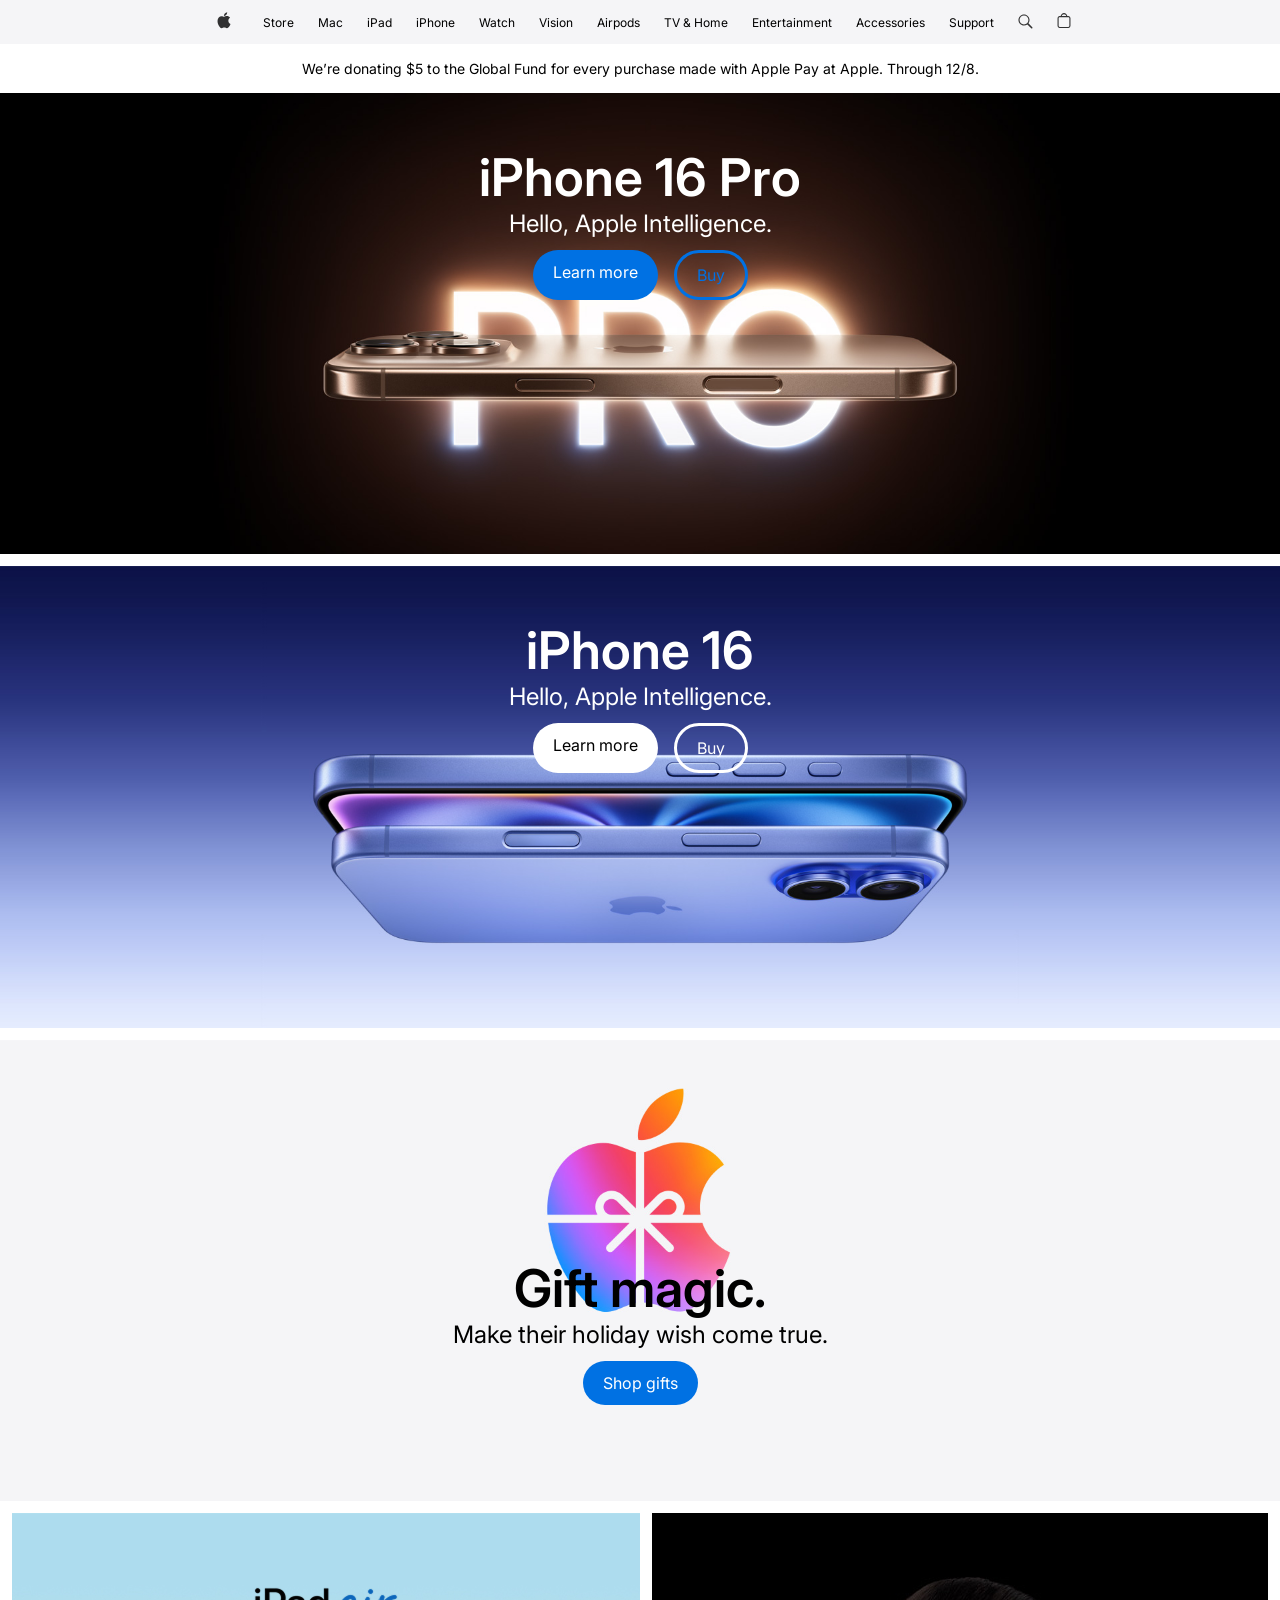
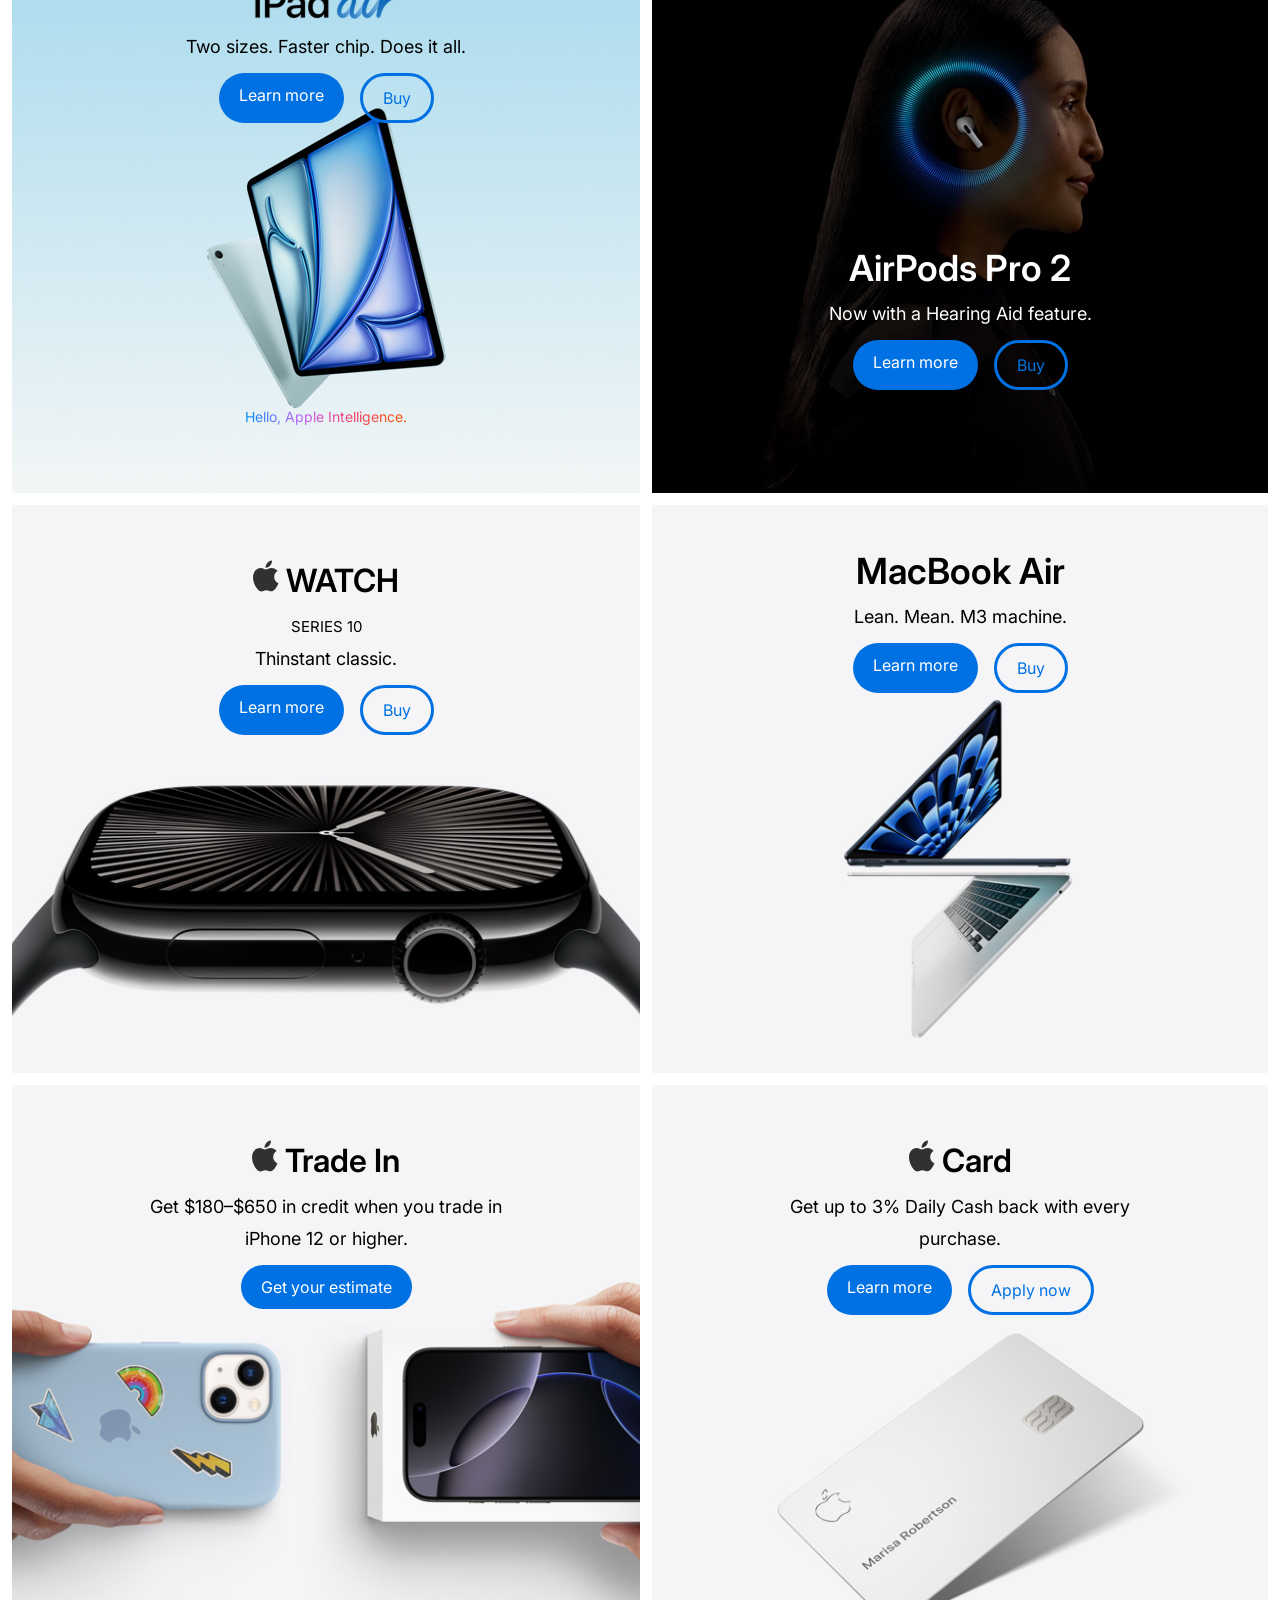
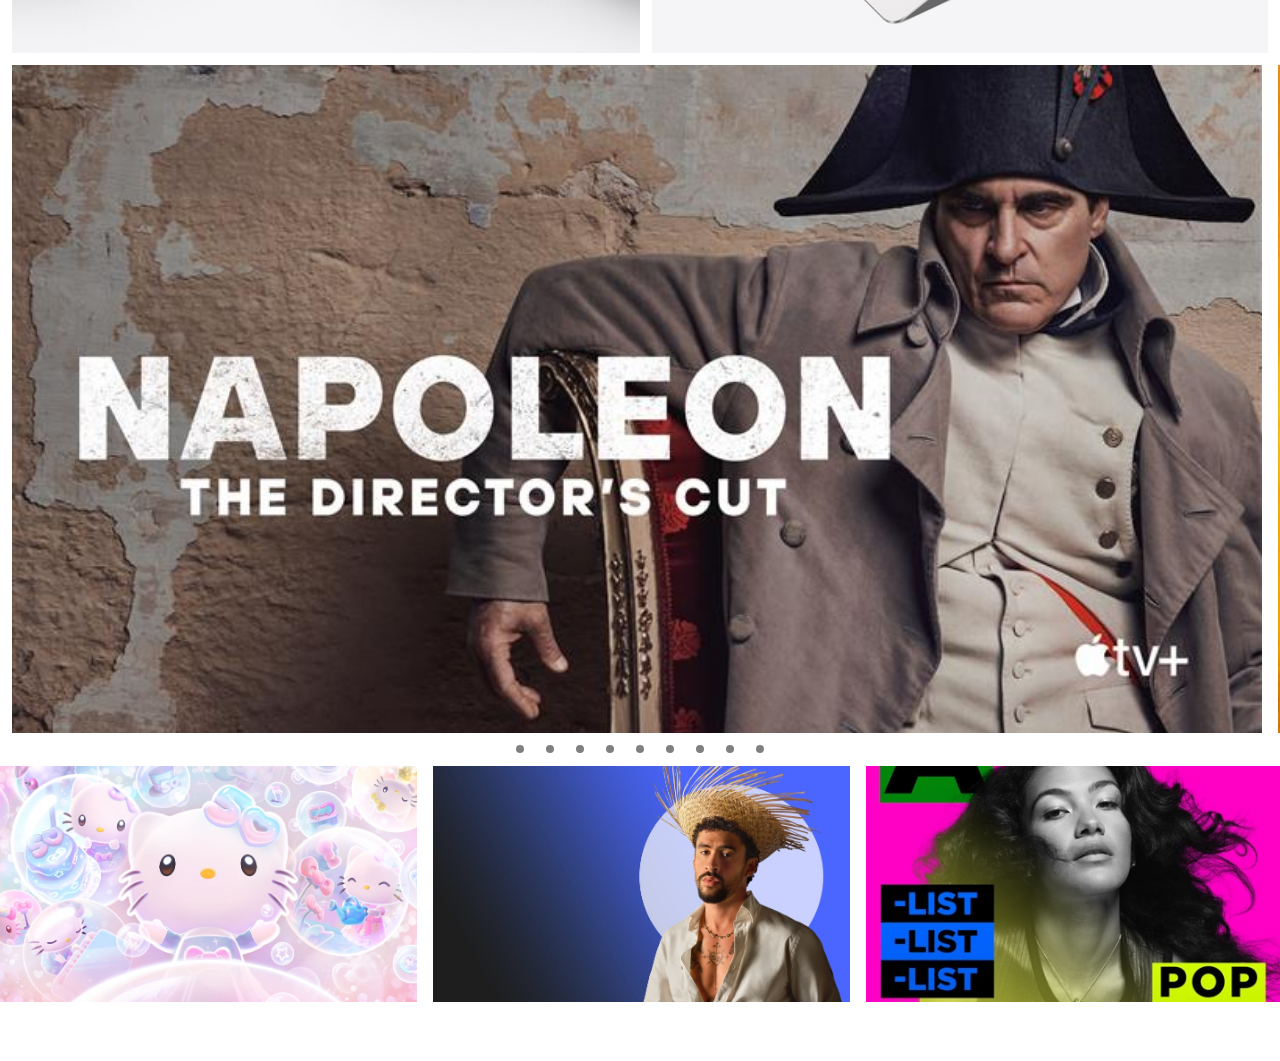
<file: index.html>
<!doctype html>
<html lang="en">
  <head>
    <meta charset="UTF-8" />
    <meta name="viewport" content="width=device-width, initial-scale=1.0" />
    <title>Apple</title>
    <link rel="stylesheet" href="style.css" />
    <link rel="preconnect" href="https://fonts.googleapis.com" />
    <link rel="preconnect" href="https://fonts.gstatic.com" crossorigin />
    <link
      href="https://fonts.googleapis.com/css2?family=Inter:ital,opsz,wght@0,14..32,100..900;1,14..32,100..900&family=Oswald:wght@200..700&display=swap"
      rel="stylesheet"
    />
  </head>
  <body>
    <div class="nav">
      <img src="logo.svg" alt="" />
      <div class="nav-items">
        <a class="atag" href="index2.html"><p>Store</p></a>
        <p>Mac</p>
        <p>iPad</p>
        <p>iPhone</p>
        <p>Watch</p>
        <p>Vision</p>
        <p>Airpods</p>
        <p>TV & Home</p>
        <p>Entertainment</p>
        <p>Accessories</p>
        <p>Support</p>
      </div>
      <div class="nav">
        <img src="search-icon.svg" alt="" />
        <img src="shop-icon.svg" alt="" />
        <img class="menu-icon" src="menu-icon.svg" alt="Menu" />
      </div>
    </div>
    <div class="commercial">
      We’re donating $5 to the Global Fund for every purchase made with
      Apple Pay at Apple. Through 12/8.
    </div>
    <div class="frame1">
      <img class="bg" src="bg1.png" alt="" />
      <div class="text1-1">
        <div class="text1-2">
          <p class="p1">iPhone 16 Pro</p>
          <p class="p2">Hello, Apple Intelligence.</p>
        </div>
        <div class="buttons">
          <p class="learnmorebutton">Learn more</p>
          <p class="buybutton">Buy</p>
        </div>
      </div>
    </div>
    <div class="frame2">
      <img class="bg" src="bg2.png" alt="" />
      <div class="text2-1">
        <div class="text2-2">
          <p class="p1">iPhone 16</p>
          <p class="p2">Hello, Apple Intelligence.</p>
        </div>
        <div class="buttons">
          <p class="learnmorebutton2">Learn more</p>
          <p class="buybutton2">Buy</p>
        </div>
      </div>
    </div>
    <div class="frame3">
      <img class="bg" src="bg3.png" alt="" />
      <div class="text3-1">
        <div class="text3-2">
          <p class="p1">Gift magic.</p>
          <p class="p2">Make their holiday wish come true.</p>
        </div>
        <div class="buttons">
          <p class="learnmorebutton">Shop gifts</p>
        </div>
      </div>
    </div>
    <div class="frame4and5">
      <div class="frame4">
        <img class="bg" src="bg4.jpg" alt="" />
        <div class="text4-1">
          <div class="text4-2">
            <p class="p1"><img src="frame4heading .png" alt="" /></p>
            <p class="p18">Two sizes. Faster chip. Does it all.</p>
          </div>
          <div class="buttons">
            <p class="learnmorebutton">Learn more</p>
            <p class="buybutton">Buy</p>
          </div>
          <p class="p4">Hello, Apple Intelligence.</p>
        </div>
      </div>
      <div class="frame5">
        <img class="bg" src="bg5.jpg" alt="" />
        <div class="text5-1">
          <div class="text5-2">
            <p class="p36">AirPods Pro 2</p>
            <p class="p18">Now with a Hearing Aid feature.</p>
          </div>
          <div class="buttons">
            <p class="learnmorebutton">Learn more</p>
            <p class="buybutton">Buy</p>
          </div>
        </div>
      </div>
    </div>
    <div class="frame6and7">
      <div class="frame6">
        <img class="bg" src="bg6.jpg" alt="" />
        <div class="text6-1">
          <div class="text6-2">
            <p class="p32">
              <img class="vector" src="Vector.svg" alt="" /> WATCH
            </p>
            <p class="p15">SERIES 10</p>
            <p class="p18">Thinstant classic.</p>
          </div>
          <div class="buttons">
            <p class="learnmorebutton">Learn more</p>
            <p class="buybutton">Buy</p>
          </div>
        </div>
      </div>
      <div class="frame7">
        <img class="bg" src="bg7.jpg" alt="" />
        <div class="text7-1">
          <div class="text7-2">
            <p class="p36">MacBook Air</p>
            <p class="p18">Lean. Mean. M3 machine.</p>
          </div>
          <div class="buttons">
            <p class="learnmorebutton">Learn more</p>
            <p class="buybutton">Buy</p>
          </div>
        </div>
      </div>
    </div>
    <div class="frame8and9">
      <div class="frame8">
        <img class="bg" src="bg8.jpg" alt="" />
        <div class="text8-1">
          <div class="text8-2">
            <p class="p32">
              <img class="vector" src="Vector.svg" alt="" /> Trade In
            </p>
            <p class="p18">
              Get $180–$650 in credit when you trade in iPhone 12 or higher.
            </p>
          </div>
          <div class="buttons">
            <p class="learnmorebutton">Get your estimate</p>
          </div>
        </div>
      </div>
      <div class="frame9">
        <img class="bg" src="bg9.jpg" alt="" />
        <div class="text9-1">
          <div class="text9-2">
            <p class="p32">
              <img class="vector" src="Vector.svg" alt="" /> Card
            </p>
            <p class="p18">Get up to 3% Daily Cash back with every purchase.</p>
          </div>
          <div class="buttons">
            <p class="learnmorebutton">Learn more</p>
            <p class="buybutton">Apply now</p>
          </div>
        </div>
      </div>
    </div>
    <div class="scroll-area">
      <div id="movie1" class="movie movie-1"></div>
      <div id="movie2" class="movie movie-2"></div>
      <div id="movie3" class="movie movie-3"></div>
      <div id="movie4" class="movie movie-4"></div>
      <div id="movie5" class="movie movie-5"></div>
      <div id="movie6" class="movie movie-6"></div>
      <div id="movie7" class="movie movie-7"></div>
      <div id="movie8" class="movie movie-8"></div>
      <div id="movie9" class="movie movie-9"></div>
    </div>
    <div class="flex-center">
      <a href="#movie1,#gallery1"><div class="dot"></div></a>
      <a href="#movie2"><div class="dot"></div></a>
      <a href="#movie3"><div class="dot"></div></a>
      <a href="#movie4"><div class="dot"></div></a>
      <a href="#movie5"><div class="dot"></div></a>
      <a href="#movie6"><div class="dot"></div></a>
      <a href="#movie7"><div class="dot"></div></a>
      <a href="#movie8"><div class="dot"></div></a>
      <a href="#movie9"><div class="dot"></div></a>
    </div>
    <div class="gallery-container">
      <div class="gallery">
        <div id="gallery1" class="gallery gallery-1"></div>
        <div id="gallery2" class="gallery gallery-2"></div>
        <div id="gallery3" class="gallery gallery-3"></div>
        <div id="gallery4" class="gallery gallery-4"></div>
        <div id="gallery5" class="gallery gallery-5"></div>
        <div id="gallery6" class="gallery gallery-6"></div>
        <div id="gallery7" class="gallery gallery-7"></div>
        <div id="gallery8" class="gallery gallery-8"></div>
        <div id="gallery9" class="gallery gallery-9"></div>
      </div>
    </div>
    <script>
      const menuIcon = document.querySelector(".menu-icon");
      const navItems = document.querySelector(".nav-items");
      if (menuIcon && navItems) {
        menuIcon.addEventListener("click", function () {
          navItems.classList.toggle("open");
        });
      }
    </script>
  </body>
</html>
</file>
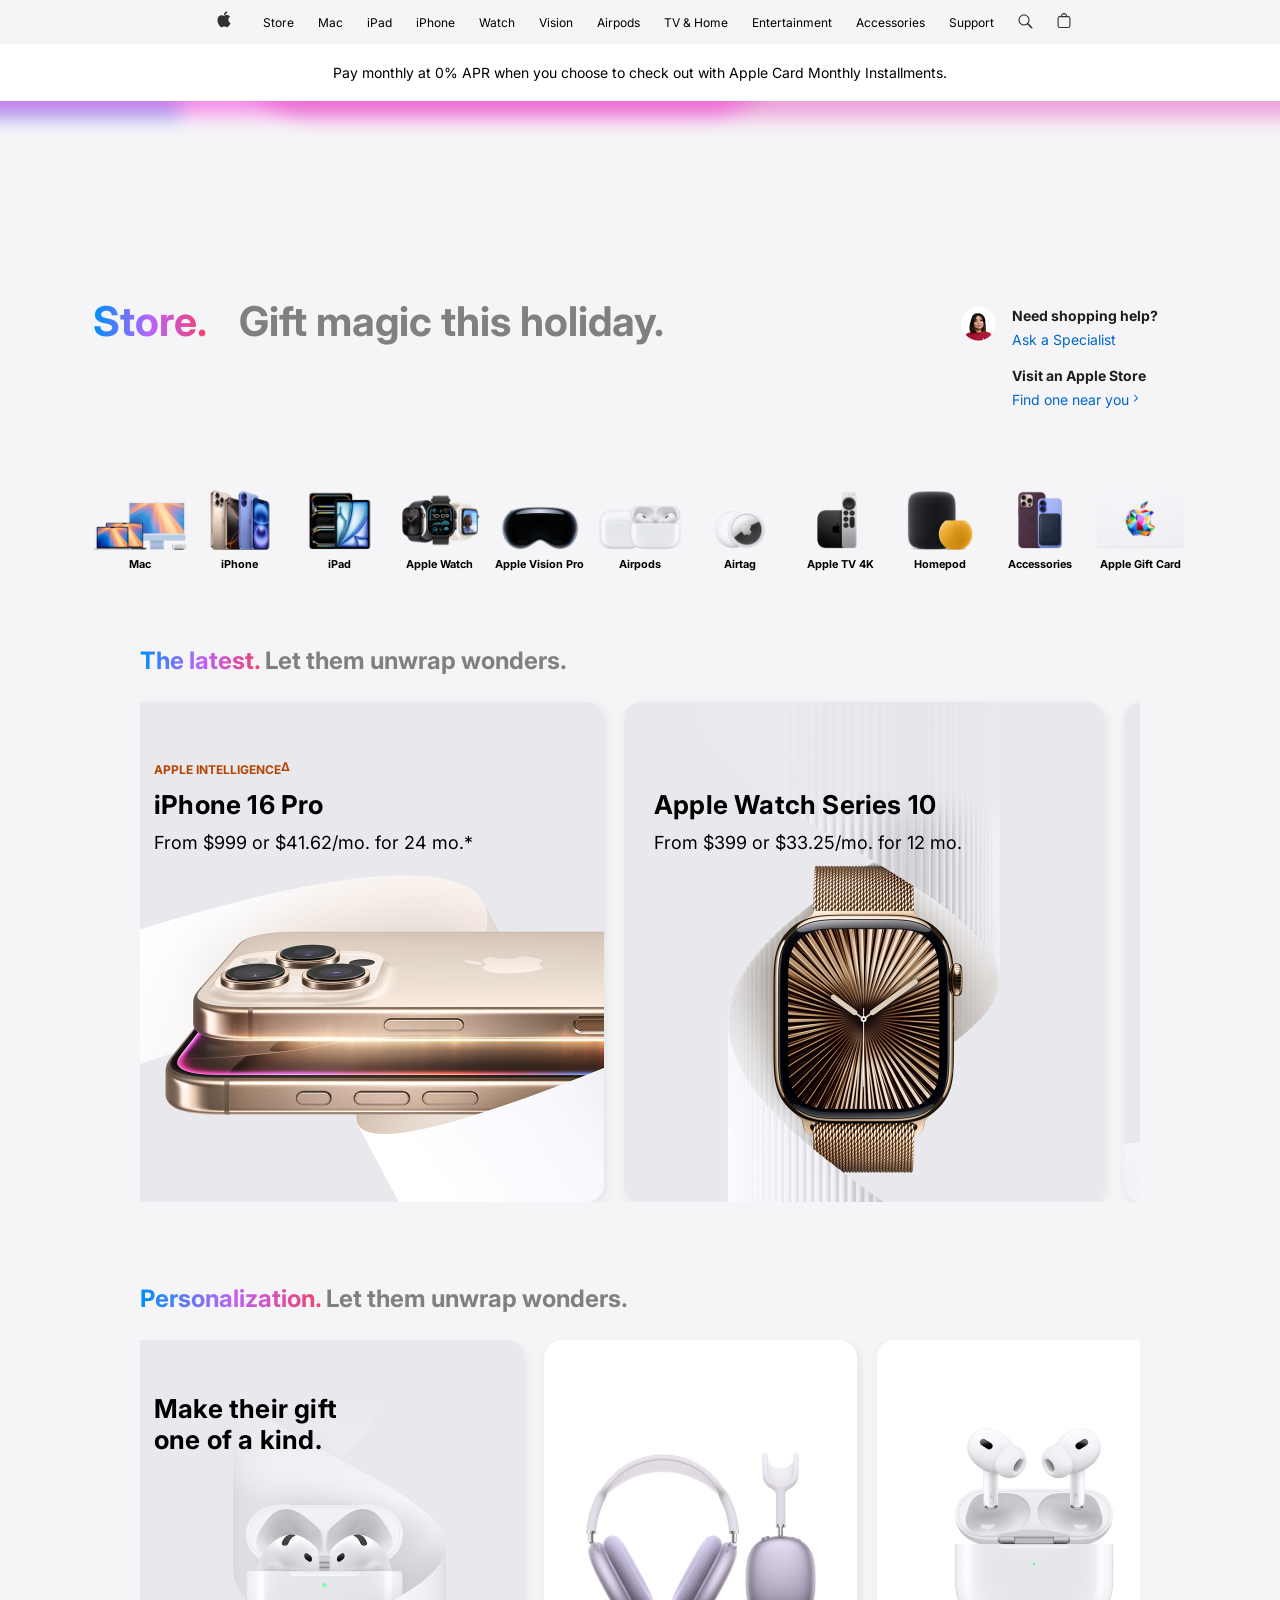
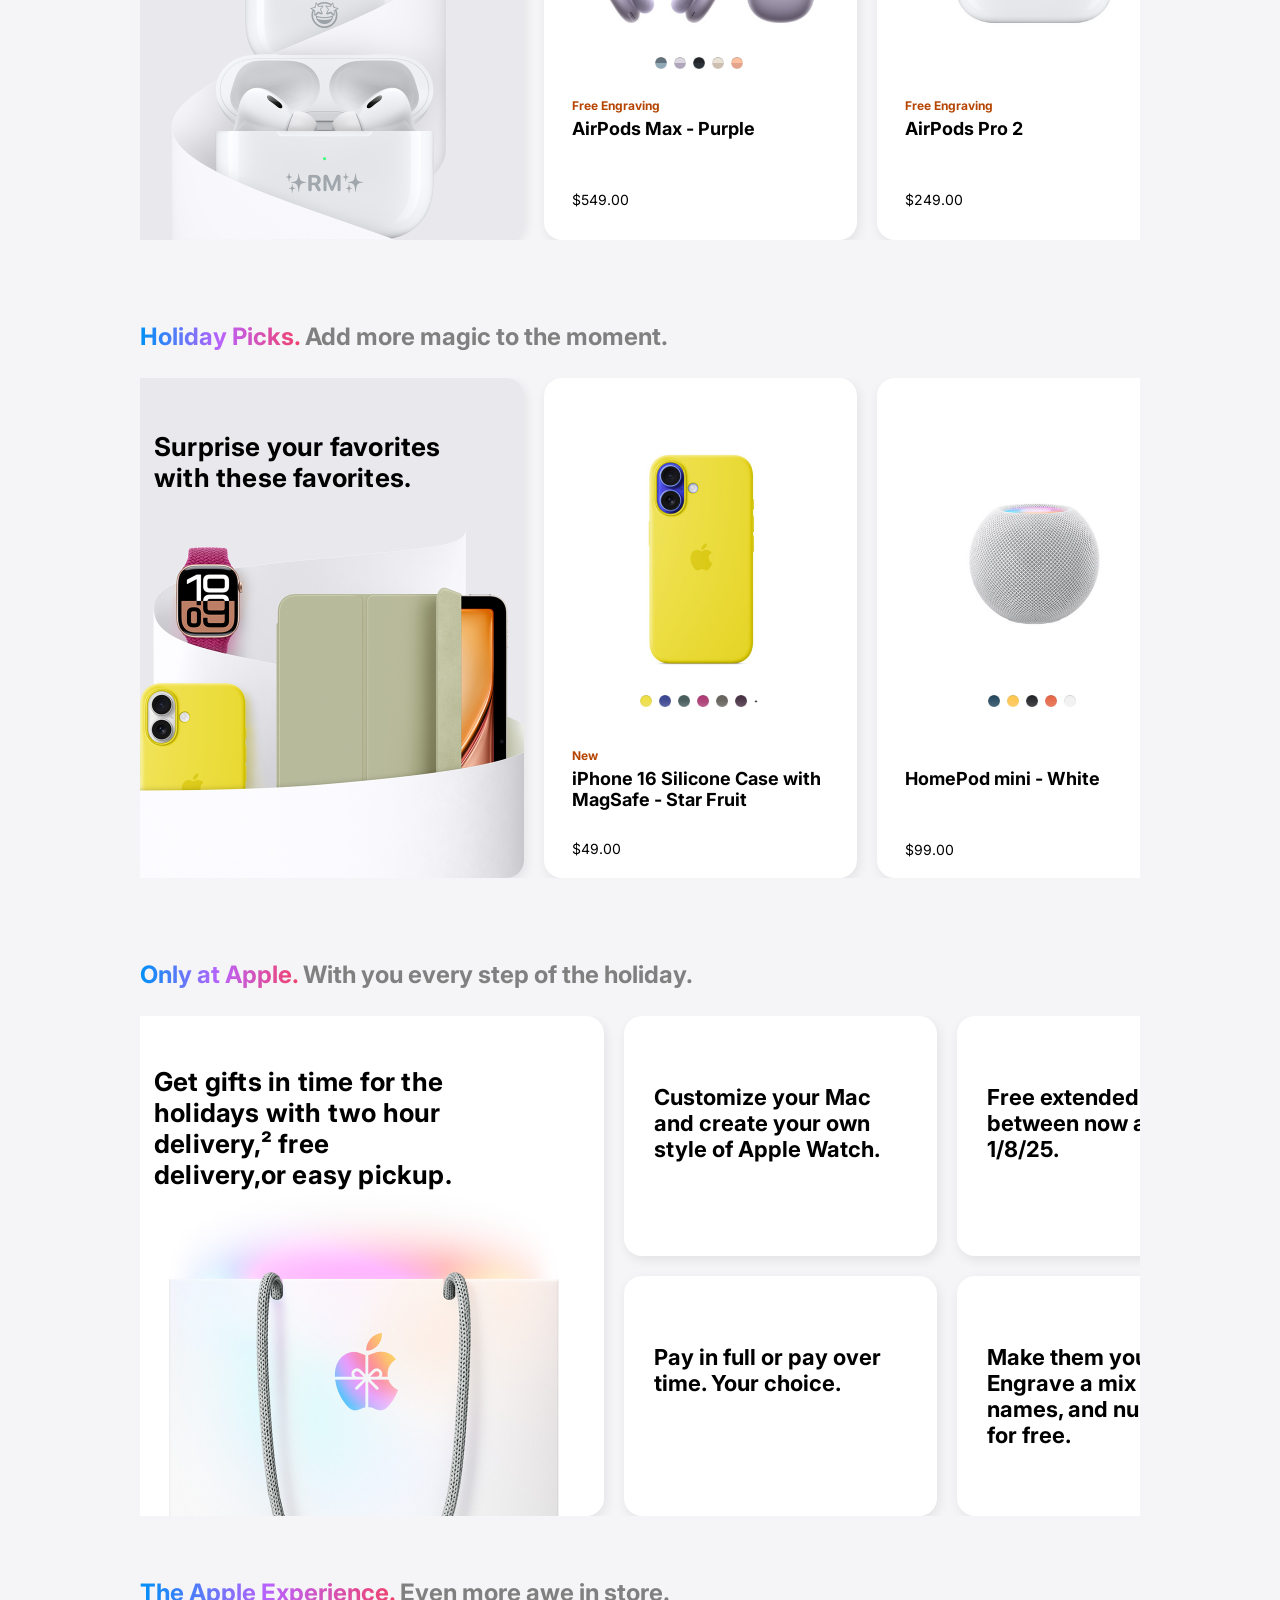
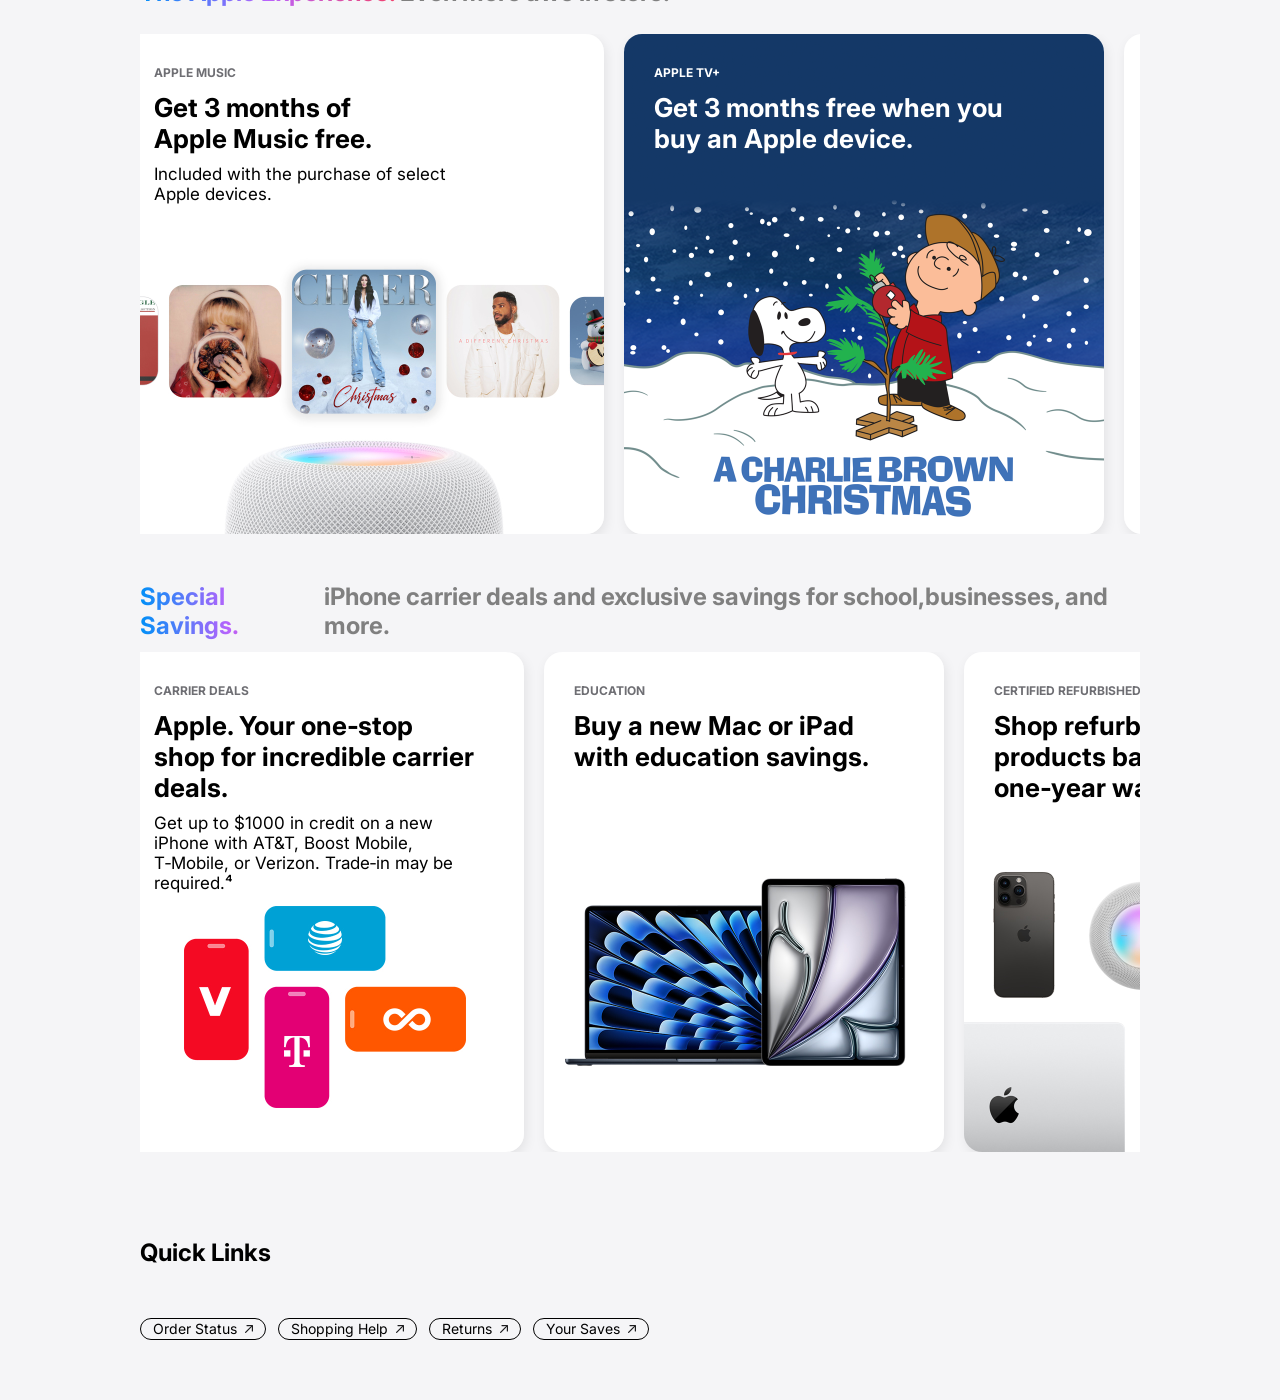
<file: index2.html>
<!doctype html>
<html lang="en">
  <head>
    <meta charset="UTF-8" />
    <meta name="viewport" content="width=device-width, initial-scale=1.0" />
    <title>Apple</title>
    <link rel="stylesheet" href="style2.css" />
    <link rel="preconnect" href="https://fonts.googleapis.com" />
    <link rel="preconnect" href="https://fonts.gstatic.com" crossorigin />
    <link
      href="https://fonts.googleapis.com/css2?family=Inter:ital,opsz,wght@0,14..32,100..900;1,14..32,100..900&family=Oswald:wght@200..700&display=swap"
      rel="stylesheet"
    />
  </head>
  <body>
    <div class="section1">
      <div class="section1 frame1">
        <div class="nav">
          <a href="index.html"><img src="logo.svg" alt="" /></a>
          <div class="nav-items">
            <p>Store</p>
            <p>Mac</p>
            <p>iPad</p>
            <p>iPhone</p>
            <p>Watch</p>
            <p>Vision</p>
            <p>Airpods</p>
            <p>TV & Home</p>
            <p>Entertainment</p>
            <p>Accessories</p>
            <p>Support</p>
          </div>
          <div class="nav">
            <img src="search-icon.svg" alt="" />
            <img src="shop-icon.svg" alt="" />
            <img class="menu-icon" src="menu-icon.svg" alt="Menu" />
          </div>
        </div>
        <div class="header">
          Pay monthly at 0% APR when you choose to check out with Apple Card
          Monthly Installments.
        </div>
        <div class="background">
          <div class="background1"></div>
          <div class="background2"></div>
          <div class="background3"></div>
          <div class="background4"></div>
        </div>
      </div>
      <div class="section1 frame2">
        <div class="left">
          <p class="leftstore">Store.</p>
          <p class="lefttext">Gift magic this holiday.</p>
        </div>
        <div class="right">
          <img class="storepfp" src="storepfp.jpg" alt="" />
          <div class="storechat">
            <div class="chat">
              <p class="blacktext">Need shopping help?</p>
              <p class="bluetext">Ask a Specialist</p>
            </div>
            <div class="chat">
              <p class="blacktext">Visit an Apple Store</p>
              <p class="bluetext">
                Find one near you <img src="icon1.svg" alt="" />
              </p>
            </div>
          </div>
        </div>
      </div>
      <div class="section1 frame3">
        <div class="items-container">
          <img src="./frame1item1.png" alt="mac" class="items" />
          <p class="f1p">Mac</p>
        </div>
        <div class="items-container">
          <img src="./frame1item2.png" alt="mac" class="items" />
          <p class="f1p">iPhone</p>
        </div>
        <div class="items-container">
          <img src="./frame1item3.png" alt="mac" class="items" />
          <p class="f1p">iPad</p>
        </div>
        <div class="items-container">
          <img src="./frame1item4.png" alt="mac" class="items" />
          <p class="f1p">Apple Watch</p>
        </div>
        <div class="items-container">
          <img src="./frame1item5.png" alt="mac" class="items" />
          <p class="f1p">Apple Vision Pro</p>
        </div>
        <div class="items-container">
          <img src="./frame1item6.png" alt="mac" class="items" />
          <p class="f1p">Airpods</p>
        </div>
        <div class="items-container">
          <img src="./frame1item7.png" alt="mac" class="items" />
          <p class="f1p">Airtag</p>
        </div>
        <div class="items-container">
          <img src="./frame1item8.png" alt="mac" class="items" />
          <p class="f1p">Apple TV 4K</p>
        </div>
        <div class="items-container">
          <img src="./frame1item9.png" alt="mac" class="items" />
          <p class="f1p">Homepod</p>
        </div>
        <div class="items-container">
          <img src="./frame1item10.png" alt="mac" class="items" />
          <p class="f1p">Accessories</p>
        </div>
        <div class="items-container">
          <img src="./frame1item11.png" alt="mac" class="items" />
          <p class="f1p">Apple Gift Card</p>
        </div>
      </div>
    </div>
    <div class="section2">
      <div class="section2 frame1">
        <div class="title1">
          <p class="title1-1">The latest.</p>
          <p class="title1-2">Let them unwrap wonders.</p>
        </div>
        <div class="boxcontainer1">
          <div class="box1">
            <div class="box1text">
              <div class="text1">
                <p class="text1">APPLE INTELLIGENCE</p>
                <p class="text11">∆</p>
              </div>
              <p class="text2">iPhone 16 Pro</p>
              <p class="text3">From $999 or $41.62/mo. for 24 mo.*</p>
            </div>
          </div>
          <div class="box2">
            <div class="box2text">
              <p class="text2">Apple Watch Series 10</p>
              <p class="text3">From $399 or $33.25/mo. for 12 mo.</p>
            </div>
          </div>
          <div class="box3">
            <div class="box1text">
              <div class="text1">
                <p class="text1">APPLE INTELLIGENCE</p>
                <p class="text11">∆</p>
              </div>
              <p class="text2">iPad mini</p>
              <p class="text3">From $499 or $41.58/mo. for 12 mo.</p>
            </div>
          </div>
          <div class="box4">
            <div class="box1text">
              <div class="text1">
                <p class="text1">APPLE INTELLIGENCE</p>
                <p class="text11">∆</p>
              </div>
              <p class="text2">MacBook Pro</p>
              <p class="text3">From $1599 or $133.25/mo. for 12 mo.</p>
            </div>
          </div>
        </div>
      </div>
      <div class="section2 frame2">
        <div class="title1">
          <p class="title1-1">Personalization.</p>
          <p class="title1-2">Let them unwrap wonders.</p>
        </div>
        <div class="boxcontainer2">
          <div class="box2-1">
            <p class="text2-1">Make their gift</p>
            <p class="text2-1bottom">one of a kind.</p>
          </div>
          <div class="box2-2">
            <div class="box2img">
              <img src="section2frame2-2.jpg" alt="" />
            </div>
            <div class="colors">
              <p class="silver1"></p>
              <p class="silver2"></p>
              <p class="black"></p>
              <p class="gold"></p>
              <p class="rosegold"></p>
            </div>
            <div class="box2-2text">
              <p class="boxtext1">Free Engraving</p>
              <p class="boxtext2">AirPods Max - Purple</p>
              <p class="boxtext3">$549.00</p>
            </div>
          </div>
          <div class="box2-2">
            <div class="box2img">
              <img src="section2frame2-3.jpg" alt="" />
            </div>
            <div class="colors">
              <p class=""></p>
              <p class=""></p>
              <p class=""></p>
              <p class=""></p>
              <p class=""></p>
            </div>
            <div class="box2-2text">
              <p class="boxtext1">Free Engraving</p>
              <p class="boxtext2">AirPods Pro 2</p>
              <p class="boxtext3">$249.00</p>
            </div>
          </div>
          <div class="box2-2">
            <div class="box2img">
              <img src="section2frame2-4.jpg" alt="" />
            </div>
            <div class="colors">
              <p class=""></p>
              <p class=""></p>
              <p class=""></p>
              <p class=""></p>
              <p class=""></p>
            </div>
            <div class="box2-2textt">
              <p class="boxtext1">Free Engraving</p>
              <p class="boxtext2">AirPods 4 with Active Noise Cancellation</p>
              <p class="boxtextt3">$179.00</p>
            </div>
          </div>
          <div class="box2-2">
            <div class="box2img">
              <img src="section2frame2-5.jpg" alt="" />
            </div>
            <div class="colors">
              <p class=""></p>
              <p class=""></p>
              <p class=""></p>
              <p class=""></p>
              <p class=""></p>
            </div>
            <div class="box2-2text">
              <p class="boxtext1">New</p>
              <p class="boxtext2">Apple Pencil Pro</p>
              <p class="boxtext3">$49.00</p>
            </div>
          </div>
          <div class="box2-2">
            <div class="box2img">
              <img src="section2frame2-6.jpg" alt="" />
            </div>
            <div class="colors">
              <p class=""></p>
              <p class=""></p>
              <p class=""></p>
              <p class=""></p>
              <p class=""></p>
            </div>
            <div class="box2-2textt">
              <p class="boxtext1">Free Engraving</p>
              <p class="boxtext2">AirPods 4 with Active Noise Cancellation</p>
              <p class="boxtextt3">$179.00</p>
            </div>
          </div>
        </div>
      </div>
      <div class="section2 frame2">
        <div class="title1">
          <p class="title1-1">Holiday Picks.</p>
          <p class="title1-2">Add more magic to the moment.</p>
        </div>
        <div class="boxcontainer2">
          <div class="box3-1">
            <p class="text2-1">Surprise your favorites</p>
            <p class="text2-1bottom">with these favorites.</p>
          </div>
          <div class="box2-2">
            <div class="box2img">
              <img src="section2frame3-2.jpg" alt="" />
            </div>
            <div class="colors">
              <p class="color1"></p>
              <p class="color2"></p>
              <p class="color3"></p>
              <p class="color4"></p>
              <p class="color5"></p>
              <p class="color6"></p>
              <p class="plus">+</p>
            </div>
            <div class="box2-2textt">
              <p class="boxtext1">New</p>
              <p class="boxtext2">
                iPhone 16 Silicone Case with MagSafe - Star Fruit
              </p>
              <p class="boxtextt3">$49.00</p>
            </div>
          </div>
          <div class="box2-2">
            <div class="box2img">
              <img src="section2frame3-3.jpg" alt="" />
            </div>
            <div class="colors">
              <p class="color7"></p>
              <p class="color8"></p>
              <p class="color9"></p>
              <p class="color10"></p>
              <p class="color11"></p>
            </div>
            <div class="box2-2textt">
              <p class="boxtext11">Free Engraving</p>
              <p class="boxtext2">HomePod mini - White</p>
              <p class="boxtext3">$99.00</p>
            </div>
          </div>
          <div class="box2-2">
            <div class="box2img">
              <img src="section2frame3-4.jpg" alt="" />
            </div>
            <div class="colors">
              <p class="color12"></p>
              <p class="color13"></p>
              <p class="color14"></p>
              <p class="color15"></p>
            </div>
            <div class="box2-2textt">
              <p class="boxtext11">Free Engraving</p>
              <p class="boxtext2">
                Smart Folio for iPad Air 11 - inch (M2) - Sage
              </p>
              <p class="boxtextt3">$79.00</p>
            </div>
          </div>
          <div class="box2-2">
            <div class="box2img">
              <img src="section2frame3-5.jpg" alt="" />
            </div>
            <div class="colors">
              <p class="color16"></p>
              <p class="color17"></p>
              <p class="color18"></p>
            </div>
            <div class="box2-2textt">
              <p class="boxtext1">New</p>
              <p class="boxtext2">
                Beats Solo 4 - On-Ear Wireless Headphones - Slate Blue
              </p>
              <p class="boxtextt4">$79.00</p>
            </div>
          </div>
          <div class="box2-2">
            <div class="box2img">
              <img src="ME2M4.jpeg" alt="" />
            </div>
            <div class="colors">
              <p class="color16"></p>
              <p class="color5"></p>
              <p class="color10"></p>
              <p class="color4"></p>
            </div>
            <div class="box2-2textt">
              <p class="boxtext1">New</p>
              <p class="boxtext2">
                Powerbeats Fit — Wireless Fitness Earbuds with Secure Fit —
                Spark Orange
              </p>
              <p class="boxtextt4">$199.00</p>
            </div>
          </div>
        </div>
      </div>
      <div class="section2 frame4">
        <div class="title1">
          <p class="title1-1">Only at Apple.</p>
          <p class="title1-2">With you every step of the holiday.</p>
        </div>
        <div class="boxcontainer4">
          <div class="box4-1">
            <p class="text4-1">
              Get gifts in time for the holidays with two hour delivery,² free
              delivery,or easy pickup.
            </p>
          </div>
          <div class="box4-2">
            <div class="box4-2-1">
              <p class="text4-2">
                Customize your Mac and create your own style of Apple Watch.
              </p>
            </div>
            <div class="box4-2-1">
              <p class="text4-2">Pay in full or pay over time. Your choice.</p>
            </div>
          </div>
          <div class="box4-2">
            <div class="box4-2-1">
              <p class="text4-2">
                Free extended returns between now and 1/8/25.
              </p>
            </div>
            <div class="box4-2-1">
              <p class="text4-2">
                Make them yours. Engrave a mix of emoji, names, and numbers for
                free.
              </p>
            </div>
          </div>
          <div class="box4-3">
            <p class="text4header">APPLE TRADE IN</p>
            <p class="text4-3">
              Trade in your current device. Get credit toward a new one.³
            </p>
          </div>
          <div class="box4-4">
            <p class="text4header">APPLE SPECIALIST</p>
            <p class="text4-3">
              Find gifts with an Apple Specialist in a store or online.
            </p>
          </div>
        </div>
      </div>
      <div class="section2 frame5">
        <div class="title1">
          <p class="title1-1">The Apple Experience.</p>
          <p class="title1-2">Even more awe in store.</p>
        </div>
        <div class="boxcontainer5">
          <div class="box5-1">
            <p class="text4header">APPLE MUSIC</p>
            <p class="text5-1">Get 3 months of Apple Music free.</p>
            <p class="text5-2">
              Included with the purchase of select Apple devices.
            </p>
          </div>
          <div class="box5-2">
            <p class="text5header">APPLE TV+</p>
            <p class="text5-3">Get 3 months free when you</p>
            <p class="text5-3">buy an Apple device.</p>
          </div>
          <div class="box5-3">
            <p class="text6header">APPLE MUSIC</p>
            <p class="text5-4">Six Apple services.</p>
            <p class="text5-4">One easy subscription.</p>
          </div>
          <div class="box5-4">
            <p class="text4header">APPLE INTELLIGENCE</p>
            <p class="text5-5">
              New features for writing, focus,communication, and more.
            </p>
            <p class="text5-2"></p>
          </div>
        </div>
      </div>
      <div class="section2 frame6">
        <div class="title1">
          <p class="title1-1">Special Savings.</p>
          <p class="title1-2">
            iPhone carrier deals and exclusive savings for school,businesses,
            and more.
          </p>
          <p class="title2"></p>
        </div>
        <div class="boxcontainer6">
          <div class="box6-1">
            <p class="text4header">CARRIER DEALS</p>
            <p class="text6-1">Apple. Your one‑stop</p>
            <p class="text6-1">shop for incredible carrier deals.</p>
            <p class="text5-2">
              Get up to $1000 in credit on a new iPhone with AT&T, Boost Mobile,
              T‑Mobile, or Verizon. Trade‑in may be required.⁴
            </p>
          </div>
          <div class="box6-2">
            <p class="text4header">EDUCATION</p>
            <p class="text6-1">Buy a new Mac or iPad with education savings.</p>
            <p class="text6-1"></p>
            <p class="text5-2"></p>
          </div>
          <div class="box6-3">
            <p class="text4header">CERTIFIED REFURBISHED</p>
            <p class="text6-1">
              Shop refurbished Apple products backed by a one‑year warranty.
            </p>
            <p class="text6-1"></p>
            <p class="text5-2"></p>
          </div>
          <div class="box6-4">
            <p class="text4header">BUSINESS</p>
            <p class="text6-2">From enterprise to</p>
            <p class="text6-2">small business, we’ll</p>
            <p class="text6-2">work with you.</p>
          </div>
          <div class="box6-5">
            <p class="text4header">GOVERNMENT</p>
            <p class="text6-1">
              Special pricing is available for state, local, and federal
              agencies.
            </p>
            <p class="text6-1"></p>
            <p class="text5-2"></p>
          </div>
        </div>
      </div>
      <div></div>
      <div class="section2 frame7">
        <p class="title1">Quick Links</p>
        <div class="links">
          <div class="link1">
            <p>Order Status</p>
            <p class="arrow"></p>
          </div>
          <div class="link1">
            <p>Shopping Help</p>
            <p class="arrow"></p>
          </div>
          <div class="link1">
            <p>Returns</p>
            <p class="arrow"></p>
          </div>
          <div class="link1">
            <p>Your Saves</p>
            <p class="arrow"></p>
          </div>
        </div>
      </div>
    </div>
    <script>
      const menuIcon = document.querySelector(".menu-icon");
      const navItems = document.querySelector(".nav-items");
      if (menuIcon && navItems) {
        menuIcon.addEventListener("click", function () {
          navItems.classList.toggle("open");
        });
      }
    </script>
  </body>
</html>
</file>
<file: style.css>
*,
*::before,
*::after {
  box-sizing: border-box;
}
html,
body {
  overflow-x: hidden;
  max-width: 100%;
}
body {
  margin: 0;
  font-family: Inter;
  width: 100%;
  min-height: 100vh;
}
.nav {
  display: flex;
  justify-content: center;
  align-items: center;
  gap: 24px;
  background-color: #f5f5f7;
  height: 44px;
  font-size: 12px;
}
.nav-items {
  display: flex;
  gap: 24px;
}
.menu-icon {
  display: none;
}
.commercial {
  text-align: center;
  gap: 4px;
  background-color: #fff;
  padding: 16px 0;
  font-size: 14px;
}
.bg {
  width: 100%;
  height: 100%;
  object-fit: cover;
}
.frame1 {
  display: flex;
  justify-content: center;
  align-items: center;
  position: relative;
  text-align: center;
  color: white;
  padding: 0 0 12px 0;
}
.frame2 {
  display: flex;
  justify-content: center;
  align-items: center;
  position: relative;
  text-align: center;
  color: white;
  padding: 0 0 12px 0;
}
.frame3 {
  display: flex;
  justify-content: center;
  align-items: center;
  position: relative;
  text-align: center;
  color: white;
  padding: 0 0 12px 0;
}
.frame4and5 {
  width: 100%;
  display: flex;
  justify-content: center;
}
.frame4 {
  width: 50%;
  height: 580px;
  display: flex;
  justify-content: center;
  align-items: center;
  position: relative;
  text-align: center;
  color: white;
  background-size: cover;
  padding: 0 0 0 12px;
}
.frame5 {
  width: 50%;
  height: 580px;
  display: flex;
  justify-content: center;
  align-items: center;
  position: relative;
  text-align: center;
  color: white;
  padding: 0 12px 0 12px;
}
.frame6and7 {
  width: 100%;
  display: flex;
  justify-content: center;
}
.frame6 {
  width: 50%;
  height: 580px;
  display: flex;
  justify-content: center;
  align-items: center;
  position: relative;
  text-align: center;
  color: white;
  background-size: cover;
  padding: 12px 0 0 12px;
}
.frame7 {
  width: 50%;
  height: 580px;
  display: flex;
  justify-content: center;
  align-items: center;
  position: relative;
  text-align: center;
  color: white;
  padding: 12px 12px 0 12px;
}
.frame8and9 {
  width: 100%;
  display: flex;
  justify-content: center;
}
.frame8 {
  width: 50%;
  height: 580px;
  display: flex;
  justify-content: center;
  align-items: center;
  position: relative;
  text-align: center;
  color: white;
  background-size: cover;
  padding: 12px 0 0 12px;
}
.frame9 {
  width: 50%;
  height: 580px;
  display: flex;
  justify-content: center;
  align-items: center;
  position: relative;
  text-align: center;
  color: white;
  padding: 12px 12px 0 12px;
}
.text1-1 {
  position: absolute;
  width: 405px;
  height: 172px;
  top: 55px;
  display: flex;
  flex-direction: column;
  align-items: center;
  gap: 10px;
  opacity: 1;
}
.text1-2 {
}
.text2-1 {
  position: absolute;
  width: 405px;
  height: 172px;
  top: 55px;
  display: flex;
  flex-direction: column;
  align-items: center;
  gap: 10px;
  opacity: 1;
}
.text2-2 {
}
.text3-1 {
  position: absolute;
  width: 405px;
  height: 172px;
  bottom: 82px;
  display: flex;
  flex-direction: column;
  align-items: center;
  gap: 10px;
  opacity: 1;
}
.text3-2 {
  color: black;
}
.text4-1 {
  position: absolute;
  width: 405px;
  height: 172px;
  top: 58px;
  display: flex;
  flex-direction: column;
  align-items: center;
  gap: 10px;
  opacity: 1;
  color: black;
}
.text4-2 {
  gap: 10px;
}
.text5-1 {
  position: absolute;
  width: 405px;
  height: 172px;
  top: 325px;
  display: flex;
  flex-direction: column;
  align-items: center;
  gap: 10px;
  opacity: 1;
}
.text5-2 {
  gap: 16px;
}
.text6-1 {
  position: absolute;
  width: 405px;
  height: 172px;
  top: 58px;
  display: flex;
  flex-direction: column;
  align-items: center;
  gap: 10px;
  opacity: 1;
}
.text6-2 {
  gap: 16px;
  color: black;
}
.text7-1 {
  position: absolute;
  width: 405px;
  height: 172px;
  top: 48px;
  display: flex;
  flex-direction: column;
  align-items: center;
  gap: 10px;
  opacity: 1;
}
.text7-2 {
  gap: 16px;
  color: black;
}
.text8-1 {
  position: absolute;
  width: 405px;
  height: 172px;
  top: 58.42px;
  display: flex;
  flex-direction: column;
  align-items: center;
  gap: 10px;
  opacity: 1;
}
.text8-2 {
  gap: 16px;
  color: black;
}
.text9-1 {
  position: absolute;
  width: 405px;
  height: 172px;
  top: 58px;
  display: flex;
  flex-direction: column;
  align-items: center;
  gap: 10px;
  opacity: 1;
}
.text9-2 {
  gap: 16px;
  color: black;
}
.p {
  margin: 0;
}
.p1 {
  font-weight: 600;
  font-size: 52px;
  line-height: 60px;
  margin: 0;
}
.p2 {
  font-weight: 400;
  font-size: 24px;
  line-height: 32px;
  margin: 0;
}
.p36 {
  font-size: 36px;
  font-weight: 600;
  line-height: 60px;
  margin: 0;
}
.p32 {
  font-size: 32px;
  font-weight: 600;
  line-height: 60px;
  margin: 0;
}
.p25 {
}
.p18 {
  font-size: 18px;
  font-weight: 400;
  line-height: 32px;
  margin: 0;
}
.p15 {
  font-size: 15px;
  font-weight: 400;
  line-height: 32px;
  margin: 0;
}
.p4 {
  margin-top: 275px;
  font-size: 14px;
  background: linear-gradient(
    90deg,
    #0090f7 0%,
    #ba62fc 33.33%,
    #f2416b 66.67%,
    #f55600 100%
  );
  background-clip: text;
  -webkit-background-clip: text;
  -webkit-text-fill-color: transparent;
}
.p5 {
  font-size: 18px;
}
.buttons {
  margin: 0;
  display: flex;
  gap: 16px;
  font-weight: 400;
  font-size: 16px;
}
.learnmorebutton {
  margin: 0;
  border-radius: 999px;
  padding: 12px 20px;
  gap: 10px;
  background-color: rgba(0, 113, 227, 1);
  color: white;
}
.buybutton {
  margin: 0;
  color: rgba(0, 113, 227, 1);
  border-radius: 999px;
  padding: 12px 20px;
  gap: 10px;
  border: solid rgba(0, 113, 227, 1);
}
.learnmorebutton2 {
  margin: 0;
  border-radius: 999px;
  padding: 12px 20px;
  gap: 10px;
  background-color: #fff;
  color: black;
}
.buybutton2 {
  margin: 0;
  border-radius: 999px;
  padding: 12px 20px;
  gap: 10px;
  border: solid #fff;
}
.vector {
  width: 26px;
  height: 32px;
}
.scroll-area {
  display: flex;
  gap: 16px;
  overflow: scroll;
  scroll-snap-type: x mandatory;
  scroll-behavior: smooth;
  padding: 12px;
}
.movie {
  min-width: 1250px;
  height: 668px;
  scroll-snap-align: center;
  background-size: cover;
  background-position: center;
}
.gallery {
  min-width: 417px;
  height: 236px;
  scroll-snap-align: center;
  background-size: cover;
  background-position: center;
  display: flex;
  gap: 16px;
  margin-top: 6.5px;
  margin-bottom: 56px;
  animation: s 40s linear infinite;
}
.gallery-container {
  padding-bottom: 10px;
  overflow: hidden;
}
.gallery-container:hover .gallery {
  animation-play-state: paused;
}
.atag {
  text-decoration: none;
  color: inherit;
}
@keyframes s {
  0% {
    transform: translateX(0);
  }
  100% {
    transform: translateX(-50%);
  }
}
.movie-1 {
  background-image: url(movie1.jpg);
}
.movie-2 {
  background-image: url(movie2.jpg);
}
.movie-3 {
  background-image: url(movie3.jpg);
}
.movie-4 {
  background-image: url(movie4.jpg);
}
.movie-5 {
  background-image: url(movie5.jpg);
}
.movie-6 {
  background-image: url(movie6.jpg);
}
.movie-7 {
  background-image: url(movie7.jpg);
}
.movie-8 {
  background-image: url(movie8.jpg);
}
.movie-9 {
  background-image: url(movie9.jpg);
}
.gallery-1 {
  background-image: url(gallery1.jpg);
}
.gallery-2 {
  background-image: url(gallery2.jpg);
}
.gallery-3 {
  background-image: url(gallery3.jpg);
}
.gallery-4 {
  background-image: url(gallery4.jpg);
}
.gallery-5 {
  background-image: url(gallery5.jpg);
}
.gallery-6 {
  background-image: url(gallery6.jpg);
}
.gallery-7 {
  background-image: url(gallery7.jpg);
}
.gallery-8 {
  background-image: url(gallery8.jpg);
}
.gallery-9 {
  background-image: url(gallery9.jpg);
}
.dot {
  width: 8px;
  height: 8px;
  border-radius: 100%;
  background-color: gray;
}
.dot:hover {
  background-color: black;
}
.flex-center {
  display: flex;
  justify-content: center;
  align-items: center;
  gap: 22px;
}

@media (max-width: 768px) {
  .nav {
    justify-content: space-between;
    padding: 0 16px;
    width: 100%;
    position: relative;
    z-index: 30;
  }
  .nav > .nav {
    width: auto;
    padding: 0;
    gap: 16px;
    justify-content: flex-end;
  }
  .nav-items {
    display: none;
    position: absolute;
    top: 44px;
    left: 0;
    right: 0;
    z-index: 20;
    flex-direction: column;
    gap: 0;
    background: #f5f5f7;
    padding: 8px 0 16px;
    box-shadow: 0 8px 20px rgba(0, 0, 0, 0.08);
  }
  .nav-items.open {
    display: flex;
  }
  .nav-items p {
    margin: 0;
    padding: 12px 20px;
    font-size: 15px;
  }
  .nav-items a {
    display: block;
    color: inherit;
    text-decoration: none;
  }
  .menu-icon {
    display: block;
    cursor: pointer;
  }
  .commercial {
    padding: 12px 16px;
    font-size: 12px;
    line-height: 1.45;
  }
  .bg {
    position: absolute;
    inset: 0;
    width: 100%;
    height: 100%;
    object-fit: cover;
    object-position: center;
    z-index: 0;
  }
  .frame1,
  .frame2,
  .frame3 {
    height: 560px;
    padding: 0;
    overflow: hidden;
  }
  .frame4and5,
  .frame6and7,
  .frame8and9 {
    flex-direction: column;
    gap: 12px;
    padding: 12px;
  }
  .frame4,
  .frame5,
  .frame6,
  .frame7,
  .frame8,
  .frame9 {
    width: 100%;
    height: 520px;
    padding: 0;
    overflow: hidden;
  }
  .text1-1,
  .text2-1,
  .text3-1,
  .text4-1,
  .text5-1,
  .text6-1,
  .text7-1,
  .text8-1,
  .text9-1 {
    width: 90%;
    max-width: 100%;
    height: auto;
    left: 50%;
    transform: translateX(-50%);
    z-index: 1;
  }
  .text1-1,
  .text2-1,
  .text4-1,
  .text6-1,
  .text7-1,
  .text8-1,
  .text9-1 {
    top: 48px;
    bottom: 24px;
  }
  .text4-1 {
    justify-content: flex-start;
  }
  .text3-1,
  .text5-1 {
    top: auto;
    bottom: 48px;
  }
  .p1 {
    font-size: 32px;
    line-height: 1.15;
    letter-spacing: -0.5px;
  }
  .p1 img {
    max-width: min(220px, 80vw);
    height: auto;
  }
  .p2 {
    font-size: 18px;
    line-height: 1.3;
  }
  .p36,
  .p32 {
    font-size: 26px;
    line-height: 1.2;
    font-weight: 600;
  }
  .p18,
  .p15 {
    font-size: 15px;
    line-height: 1.35;
    justify-content: center;
    text-align: center;
    max-width: 320px;
    padding: 0 8px;
  }
  .p4 {
    margin-top: auto;
    font-size: 13px;
  }
  .buttons {
    gap: 12px;
    margin-top: 8px;
    justify-content: center;
    flex-wrap: wrap;
  }
  .learnmorebutton,
  .buybutton,
  .learnmorebutton2,
  .buybutton2 {
    padding: 8px 16px;
    font-size: 14px;
    border-width: 1px;
    white-space: nowrap;
  }
  .vector {
    width: 20px;
    height: 24px;
  }
  .scroll-area {
    gap: 12px;
    padding: 12px;
  }
  .movie {
    min-width: calc(100vw - 48px);
    height: 220px;
    border-radius: 12px;
  }
  .gallery {
    min-width: 200px;
    height: 140px;
    margin-bottom: 32px;
  }
  .flex-center {
    gap: 12px;
    flex-wrap: wrap;
    padding: 0 16px 12px;
  }
}
</file>
<file: style2.css>
*,
*::before,
*::after {
  box-sizing: border-box;
}
html,
body {
  overflow-x: hidden;
  max-width: 100%;
}
body {
  margin: 0;
  font-family: Inter;
  width: 100%;
  min-height: 100vh;
  background-color: #f5f5f7;
  padding-bottom: 60px;
}
.nav {
  display: flex;
  justify-content: center;
  align-items: center;
  gap: 24px;
  background-color: #f5f5f7;
  height: 44px;
  font-size: 12px;
}
.nav-items {
  display: flex;
  gap: 24px;
}
.menu-icon {
  display: none;
}
.header {
  display: flex;
  justify-content: center;
  align-items: center;
  flex-wrap: wrap;
  gap: 4px;
  background-color: #fff;
  padding: 20px 16px;
  font-size: 14px;
  text-align: center;
  box-sizing: border-box;
  width: 100%;
  max-width: 100%;
}
.background {
  width: 100%;
  height: 75px;
  position: relative;
  overflow: hidden;
  background-color: #f5f5f7;
  z-index: 0;
}
.background1 {
  width: 1152px;
  height: 75px;
  position: absolute;
  filter: blur(10px);
  background-color: #019ffb;
  opacity: 0.5;
  top: -60px;
  right: 1100px;
}
.background2 {
  width: 1296px;
  height: 150px;
  position: absolute;
  border-radius: 361.5px;
  filter: blur(10px);
  background-color: #f55be4;
  opacity: 0.7;
  top: -137px;
  right: 500px;
}
.background3 {
  width: 1728px;
  height: 150px;
  position: absolute;
  border-radius: 469.5px;
  filter: blur(10px);
  background-color: #e44cbb;
  opacity: 0.5;
  bottom: 59px;
  left: 236px;
}
.background4 {
  width: 968px;
  height: 50px;
  position: absolute;
  border-radius: 204.5px;
  filter: blur(10px);
  background-color: #fd8c1f;
  opacity: 0.7;
  top: -35px;
  left: 1300px;
}
.section1 {
  gap: 80px;
}
.frame2 {
  display: flex;
  padding: 0 clamp(16px, 7.3vw, 140px);
  margin: 80px 0;
  justify-content: space-between;
  align-items: flex-start;
  align-self: stretch;
  flex-wrap: wrap;
  gap: 24px;
  box-sizing: border-box;
  width: 100%;
  max-width: 100%;
}
.left {
  font-size: clamp(28px, 3.2vw, 44px);
  font-weight: 700;
  line-height: 1.2;
  display: flex;
  align-items: center;
  flex-wrap: wrap;
  gap: 12px 32px;
  min-width: 0;
}
.leftstore {
  background: linear-gradient(90deg, #0090f7 0%, #ba62fc 50%, #f2416b 100%);
  background-clip: text;
  -webkit-background-clip: text;
  -webkit-text-fill-color: transparent;
}
.lefttext {
  color: gray;
}
.right {
  display: flex;
  align-items: flex-start;
  gap: 16px;
  font-size: 14px;
  line-height: 20px;
  margin-top: 50px;
}
.storepfp {
  width: 35px;
  height: 35px;
}
.storechat {
  display: flex;
  width: 175px;
  flex-direction: column;
  align-items: flex-start;
  gap: 16px;
}

.blacktext {
  color: #1d1d1f;
  font-weight: 700;
  margin: 0;
}
.bluetext {
  color: #06c;
  font-weight: 400;
  margin: 0;
}
.chat {
  display: flex;
  flex-direction: column;
  align-items: flex-start;
  gap: 4px;
  align-self: stretch;
}
.frame3 {
  width: 100%;
  max-width: 100%;
  box-sizing: border-box;
  display: grid;
  grid-template-columns: repeat(11, minmax(0, 1fr));
  margin-bottom: 72px;
  padding-left: clamp(16px, 7.3vw, 140px);
  padding-right: clamp(16px, 7.3vw, 140px);
  align-items: start;
  gap: 20px clamp(4px, 0.6vw, 12px);
  font-size: 14px;
  font-weight: 700;
  line-height: 20px;
}
.items-container {
  min-width: 0;
  max-width: 100%;
  display: flex;
  flex-direction: column;
  align-items: center;
  overflow: hidden;
}
.items {
  display: block;
  width: 100%;
  max-width: 120px;
  min-width: 0;
  height: auto;
  aspect-ratio: 400 / 260;
  object-fit: contain;
}
.f1p {
  text-align: center;
  font-size: clamp(10px, 0.85vw, 14px);
  line-height: 1.25;
  margin: 8px 0 0;
  max-width: 100%;
  overflow-wrap: break-word;
}
.section2.frame1 {
  padding: 0 140px;
  gap: 24px;
  margin-bottom: 60px;
}
.section2.frame2 {
  display: flex;
  flex-direction: column;
  padding: 0 140px;
  gap: 24px;
}
.section2.frame4 {
  display: flex;
  flex-direction: column;
  padding: 0 140px;
  gap: 24px;
  margin-bottom: 60px;
}
.section2.frame5 {
  display: flex;
  flex-direction: column;
  padding: 0 140px;
  gap: 24px;
  margin-bottom: 60px;
}
.section2.frame6 {
  display: flex;
  flex-direction: column;
  padding: 0 140px;
  gap: 24px;
  margin-bottom: 60px;
}
.section2.frame7 {
  display: flex;
  flex-direction: column;
  padding: 0 140px;
  gap: 24px;
}
.title1 {
  height: 34px;
  display: flex;
  align-items: center;
  gap: 4px;
  font-size: 24px;
  font-weight: 700;
}
.title1-1 {
  background: linear-gradient(90deg, #0090f7 0%, #ba62fc 50%, #f2416b 100%);
  background-clip: text;
  -webkit-background-clip: text;
  -webkit-text-fill-color: transparent;
}
.title1-2 {
  color: gray;
}
.title2 {
  margin-top: -25px;
  height: 34px;
  display: flex;
  align-items: center;
  font-size: 24px;
  font-weight: 700;
  color: gray;
}
.box1 {
  margin-top: 24px;
  min-width: 480px;
  height: 500px;
  align-self: stretch;
  background-image: url(frame2-1-1.jpg);
  background-size: cover;
  background-repeat: no-repeat;
  background-position: center;
  border-radius: 18px;
  box-shadow: 2px 4px 12px 0 rgba(0, 0, 0, 0.08);
}
.box2 {
  background-image: url(frame2-1-2.jpg);
  margin-top: 24px;
  min-width: 480px;
  height: 500px;
  align-self: stretch;
  background-size: cover;
  background-repeat: no-repeat;
  background-position: center;
  border-radius: 18px;
  box-shadow: 2px 4px 12px 0 rgba(0, 0, 0, 0.08);
}
.box3 {
  background-image: url(frame2-1-3.jpg);
  margin-top: 24px;
  width: 480px;
  height: 500px;
  align-self: stretch;
  background-size: cover;
  background-repeat: no-repeat;
  background-position: center;
  border-radius: 18px;
  box-shadow: 2px 4px 12px 0 rgba(0, 0, 0, 0.08);
}
.box4 {
  background-image: url(frame2-1-4.jpg);
  margin-top: 24px;
  width: 480px;
  height: 500px;
  align-self: stretch;
  background-size: cover;
  background-repeat: no-repeat;
  background-position: center;
  border-radius: 18px;
  box-shadow: 2px 4px 12px 0 rgba(0, 0, 0, 0.08);
}
.box1text {
  width: 480px;
  height: 500px;
  margin-left: 30px;
}
.box2text {
  width: 480px;
  height: 500px;
  margin-left: 30px;
  margin-top: 87px;
}
.text1 {
  margin-top: 30px;
  display: flex;
  color: #b64400;
  font-size: 12px;
  font-weight: 700;
}

.text11 {
  margin-top: 27px;
}
.text2 {
  margin: 0;
  font-size: 26px;
  font-weight: 700;
  letter-spacing: 0.196px;
}
.text3 {
  margin-top: 12px;
  font-size: 18px;
  font-weight: 400;
}
.text2-1 {
  font-size: 26px;
  font-weight: 700;
  letter-spacing: 0.196px;
  margin: 0;
  margin-left: 30px;
  padding-top: 53px;
}
.text4-1 {
  width: 305px;
  height: 130px;
  font-size: 26px;
  font-weight: 700;
  letter-spacing: 0.196px;
  margin: 0;
  margin-left: 30px;
  padding-top: 50px;
}
.text4-2 {
  width: 244px;
  font-size: 22px;
  font-weight: 700;
  margin: 0;
  margin-left: 30px;
  padding-top: 68px;
}
.text4header {
  margin-top: 31px;
  margin-left: 30px;
  color: #6e6e73;
  font-size: 12px;
  font-weight: 700;
}
.text5header {
  margin-top: 31px;
  margin-left: 30px;
  color: #fff;
  font-size: 12px;
  font-weight: 700;
}
.text6header {
  margin-top: 31px;
  margin-left: 30px;
  color: #fff;
  font-size: 12px;
  font-weight: 700;
  color: #fff;
}
.text4-3 {
  width: 330.59px;
  font-size: 25px;
  font-weight: 700;
  margin: 0;
  margin-left: 30px;
}
.text5-1 {
  width: 275px;
  font-size: 26px;
  font-weight: 700;
  margin: 0;
  margin-left: 30px;
}
.text5-2 {
  width: 330.59px;
  font-size: 17px;
  font-weight: 400;
  margin: 0;
  margin-left: 30px;
  margin-top: 10px;
}
.text5-3 {
  width: 404px;
  font-size: 26px;
  font-weight: 700;
  margin: 0;
  margin-left: 30px;
  color: #fff;
}
.text5-4 {
  width: 442px;
  font-size: 26px;
  font-weight: 700;
  margin: 0;
  margin-left: 30px;
}
.text5-5 {
  width: 384px;
  font-size: 26px;
  font-weight: 700;
  margin: 0;
  margin-left: 30px;
}
.text6-1 {
  width: 330px;
  font-size: 26px;
  font-weight: 700;
  margin: 0;
  margin-left: 30px;
}
.text6-2 {
  width: 330px;
  font-size: 26px;
  font-weight: 700;
  margin: 0;
  margin-left: 30px;
  color: #fff;
}
.text2-1bottom {
  font-size: 26px;
  font-weight: 700;
  letter-spacing: 0.196px;
  margin: 0;
  margin-left: 30px;
}

.boxcontainer1 {
  display: flex;
  gap: 20px;
  overflow: scroll;
  overflow-y: hidden;
}
.boxcontainer2 {
  width: 100%;
  display: flex;
  gap: 20px;
  overflow: scroll;
}
.boxcontainer4 {
  display: flex;
  gap: 20px;
  width: 100%;
  overflow: scroll;
}
.boxcontainer5 {
  display: flex;
  gap: 20px;
  width: 100%;
  overflow: scroll;
}
.boxcontainer6 {
  display: flex;
  gap: 20px;
  width: 100%;
  overflow: scroll;
}
.box2-1 {
  min-width: 400px;
  height: 500px;
  background-image: url(section2frame2-1.jpg);
  align-self: stretch;
  background-size: cover;
  background-repeat: no-repeat;
  background-position: center;
  border-radius: 18px;
  box-shadow: 2px 4px 12px 0 rgba(0, 0, 0, 0.08);
}
.box3-1 {
  min-width: 400px;
  height: 500px;
  background-image: url(section2frame3-1.jpg);
  align-self: stretch;
  background-size: cover;
  background-repeat: no-repeat;
  background-position: center;
  border-radius: 18px;
  box-shadow: 2px 4px 12px 0 rgba(0, 0, 0, 0.08);
}
.box4-1 {
  min-width: 480px;
  height: 500px;
  background-image: url(box4-1.jpg);
  align-self: stretch;
  background-size: cover;
  background-repeat: no-repeat;
  background-position: center;
  border-radius: 18px;
  box-shadow: 2px 4px 12px 0 rgba(0, 0, 0, 0.08);
}
.box4-2 {
  width: 480px;
  display: flex;
  flex-direction: column;
  justify-content: space-between;
  font-size: 22px;
  font-weight: 700;
}
.box4-3 {
  min-width: 480px;
  height: 500px;
  background-image: url(box4-2.jpg);
  align-self: stretch;
  background-size: cover;
  background-repeat: no-repeat;
  background-position: center;
  border-radius: 18px;
  box-shadow: 2px 4px 12px 0 rgba(0, 0, 0, 0.08);
}
.box4-4 {
  min-width: 480px;
  height: 500px;
  background-image: url(box4-3.jpg);
  align-self: stretch;
  background-size: cover;
  background-repeat: no-repeat;
  background-position: center;
  border-radius: 18px;
  box-shadow: 2px 4px 12px 0 rgba(0, 0, 0, 0.08);
}

.box4-2-1 {
  gap: 20px;
  width: 313px;
  height: 240px;
  border-radius: 18px;
  border-radius: 18px;
  background: #fff;
  box-shadow: 2px 4px 12px 0 rgba(0, 0, 0, 0.08);
}

.box2-2 {
  min-width: 313px;
  height: 500px;
  display: flex;
  flex-direction: column;
  padding: 71px 28px 32px 28px;
  text-align: left;
  box-sizing: border-box;
  background-color: #fff;
  background-image: url();
  background-repeat: no-repeat;
  background-size: contain;
  border-radius: 18px;
  overflow: hidden;
  box-shadow: 2px 4px 12px 0 rgba(0, 0, 0, 0.08);
}
.box2img {
  display: flex;
  justify-content: center;
}
.box2img img {
  width: 230px;
  height: 230px;
}
.box5-1 {
  min-width: 480px;
  height: 500px;
  background-image: url(box5-1.jpg);
  align-self: stretch;
  background-size: cover;
  background-repeat: no-repeat;
  background-position: center;
  border-radius: 18px;
  box-shadow: 2px 4px 12px 0 rgba(0, 0, 0, 0.08);
}
.box5-2 {
  min-width: 480px;
  height: 500px;
  background-image: url(box5-2.png);
  align-self: stretch;
  background-size: cover;
  background-repeat: no-repeat;
  background-position: center;
  border-radius: 18px;
  box-shadow: 2px 4px 12px 0 rgba(0, 0, 0, 0.08);
}
.box5-3 {
  min-width: 480px;
  height: 500px;
  background-image: url(box5-3.jpg);
  align-self: stretch;
  background-size: cover;
  background-repeat: no-repeat;
  background-position: center;
  border-radius: 18px;
  box-shadow: 2px 4px 12px 0 rgba(0, 0, 0, 0.08);
}
.box5-4 {
  min-width: 480px;
  height: 500px;
  background-image: url(box5-4.jpg);
  align-self: stretch;
  background-size: cover;
  background-repeat: no-repeat;
  background-position: center;
  border-radius: 18px;
  box-shadow: 2px 4px 12px 0 rgba(0, 0, 0, 0.08);
}
.box6-1 {
  min-width: 400px;
  height: 500px;
  background-image: url(box6-1.jpg);
  align-self: stretch;
  background-size: cover;
  background-repeat: no-repeat;
  background-position: center;
  border-radius: 18px;
  box-shadow: 2px 4px 12px 0 rgba(0, 0, 0, 0.08);
}
.box6-2 {
  min-width: 400px;
  height: 500px;
  background-image: url(box6-2.jpg);
  align-self: stretch;
  background-size: cover;
  background-repeat: no-repeat;
  background-position: center;
  border-radius: 18px;
  box-shadow: 2px 4px 12px 0 rgba(0, 0, 0, 0.08);
}
.box6-3 {
  min-width: 400px;
  height: 500px;
  background-image: url(box6-3.jpg);
  align-self: stretch;
  background-size: cover;
  background-repeat: no-repeat;
  background-position: center;
  border-radius: 18px;
  box-shadow: 2px 4px 12px 0 rgba(0, 0, 0, 0.08);
}
.box6-4 {
  min-width: 400px;
  height: 500px;
  background-image: url(box6-4.jpg);
  align-self: stretch;
  background-size: cover;
  background-repeat: no-repeat;
  background-position: center;
  border-radius: 18px;
  box-shadow: 2px 4px 12px 0 rgba(0, 0, 0, 0.08);
}
.box6-5 {
  min-width: 400px;
  height: 500px;
  background-image: url(box6-5.jpg);
  align-self: stretch;
  background-size: cover;
  background-repeat: no-repeat;
  background-position: center;
  border-radius: 18px;
  box-shadow: 2px 4px 12px 0 rgba(0, 0, 0, 0.08);
}
.colors {
  display: flex;
  width: 253px;
  height: 58px;
  justify-content: center;
  gap: 7px;
}
.silver1 {
  width: 12px;
  height: 12px;
  background-image: url(color1.jpg);
  background-size: contain;
}
.silver2 {
  width: 12px;
  height: 12px;
  background-image: url(color2.jpg);
  background-size: contain;
}
.black {
  width: 12px;
  height: 12px;
  background-image: url(color3.jpg);
  background-size: contain;
}
.gold {
  width: 12px;
  height: 12px;
  background-image: url(color4.jpg);
  background-size: contain;
}
.rosegold {
  width: 12px;
  height: 12px;
  background-image: url(color5.jpg);
  background-size: contain;
}
.box2-2textt {
  margin-top: 25px;
}
.boxtext1 {
  color: #b64400;
  font-size: 12px;
  font-weight: 700;
  margin: 0;
  padding-bottom: 5px;
}
.boxtext11 {
  color: #fff;
  font-size: 12px;
  font-weight: 700;
  margin: 0;
  padding-bottom: 5px;
}
.boxtext2 {
  font-size: 18px;
  font-weight: 700;
  margin: 0;
}
.boxtext3 {
  font-size: 14px;
  font-weight: 400;
  margin: 0;
  padding-top: 52px;
}
.boxtextt3 {
  font-size: 14px;
  font-weight: 400;
  margin: 0;
  padding-top: 30px;
}
.boxtextt4 {
  font-size: 14px;
  font-weight: 400;
  margin: 0;
  padding-top: 7px;
}
.plus {
  margin-top: 18px;
  text-align: center;
  font-size: 6px;
  font-weight: 400;
}

.color1 {
  width: 12px;
  height: 12px;
  background-image: url(colour1.jpg);
  background-size: contain;
}
.color2 {
  width: 12px;
  height: 12px;
  background-image: url(colour2.jpg);
  background-size: contain;
}
.color3 {
  width: 12px;
  height: 12px;
  background-image: url(colour3.jpg);
  background-size: contain;
}
.color4 {
  width: 12px;
  height: 12px;
  background-image: url(colour4.jpg);
  background-size: contain;
}
.color5 {
  width: 12px;
  height: 12px;
  background-image: url(colour5.jpg);
  background-size: contain;
}
.color6 {
  width: 12px;
  height: 12px;
  background-image: url(colour6.jpg);
  background-size: contain;
}
.color7 {
  width: 12px;
  height: 12px;
  background-image: url(colour7.jpg);
  background-size: contain;
}
.color8 {
  width: 12px;
  height: 12px;
  background-image: url(colour8.jpg);
  background-size: contain;
}
.color9 {
  width: 12px;
  height: 12px;
  background-image: url(colour9.jpg);
  background-size: contain;
}
.color10 {
  width: 12px;
  height: 12px;
  background-image: url(colour10.jpg);
  background-size: contain;
}
.color11 {
  width: 12px;
  height: 12px;
  background-image: url(colour11.jpg);
  background-size: contain;
}
.color12 {
  width: 12px;
  height: 12px;
  background-image: url(colour12.jpg);
  background-size: contain;
}
.color13 {
  width: 12px;
  height: 12px;
  background-image: url(colour13.jpg);
  background-size: contain;
}
.color14 {
  width: 12px;
  height: 12px;
  background-image: url(colour14.jpg);
  background-size: contain;
}
.color15 {
  width: 12px;
  height: 12px;
  background-image: url(colour15.jpg);
  background-size: contain;
}
.color16 {
  width: 12px;
  height: 12px;
  background-image: url(colour16.jpg);
  background-size: contain;
}
.color17 {
  width: 12px;
  height: 12px;
  background-image: url(colour17.jpg);
  background-size: contain;
}
.color18 {
  width: 12px;
  height: 12px;
  background-image: url(colour18.jpg);
  background-size: contain;
}
.arrow {
  width: 8px;
  height: 8px;
  background-image: url(arrow.svg);
}
.links {
  display: flex;
  flex-direction: row;
  gap: 12px;
}
.link1 {
  font-size: 14px;
  font-weight: 400;
  height: 20px;
  display: flex;
  align-items: center;
  justify-content: space-between;
  flex-direction: row;
  padding: 10px 12px;
  gap: 8px;
  border-radius: 999px;
  border: 1px solid black;
}

@media (max-width: 1024px) {
  .section2.frame1,
  .section2.frame2,
  .section2.frame4,
  .section2.frame5,
  .section2.frame6,
  .section2.frame7 {
    padding: 0 24px;
  }
}

@media (max-width: 768px) {
  .nav {
    justify-content: space-between;
    padding: 0 16px;
    width: 100%;
    position: relative;
  }
  .nav > .nav {
    width: auto;
    padding: 0;
    gap: 16px;
    justify-content: flex-end;
  }
  .nav-items {
    display: none;
    position: absolute;
    top: 44px;
    left: 0;
    right: 0;
    z-index: 20;
    flex-direction: column;
    gap: 0;
    background: #f5f5f7;
    padding: 8px 0 16px;
    box-shadow: 0 8px 20px rgba(0, 0, 0, 0.08);
  }
  .nav-items.open {
    display: flex;
  }
  .nav-items p {
    margin: 0;
    padding: 12px 20px;
    font-size: 15px;
  }
  .menu-icon {
    display: block;
    cursor: pointer;
  }
  .header {
    font-size: 12px;
    line-height: 1.4;
    padding: 12px 16px;
  }
  .frame2 {
    flex-direction: column;
    margin: 36px 0 28px;
    padding: 0 16px;
    gap: 20px;
  }
  .left {
    flex-direction: column;
    align-items: flex-start;
    gap: 4px;
    font-size: 32px;
    line-height: 1.15;
  }
  .right {
    margin-top: 0;
  }
  .frame3 {
    grid-template-columns: repeat(3, minmax(0, 1fr));
    padding: 0 16px;
    margin-bottom: 48px;
    gap: 16px 8px;
  }
  .f1p {
    font-size: 12px;
  }
  .section2.frame1,
  .section2.frame2,
  .section2.frame4,
  .section2.frame5,
  .section2.frame6,
  .section2.frame7 {
    padding: 0 16px;
    margin-bottom: 40px;
  }
  .title1,
  .title2 {
    height: auto;
    min-height: 0;
    flex-wrap: wrap;
    align-items: flex-start;
    font-size: 21px;
    line-height: 1.25;
    margin-bottom: 8px;
  }
  .title2 {
    margin-top: 0;
  }
  .boxcontainer1,
  .boxcontainer2,
  .boxcontainer4,
  .boxcontainer5,
  .boxcontainer6 {
    gap: 12px;
    overflow-x: auto;
    overflow-y: hidden;
    scroll-snap-type: x mandatory;
    -webkit-overflow-scrolling: touch;
    margin: 0 -16px;
    padding: 0 16px 8px;
  }
  .box1,
  .box2,
  .box3,
  .box4,
  .box2-1,
  .box3-1,
  .box4-1,
  .box4-3,
  .box4-4,
  .box5-1,
  .box5-2,
  .box5-3,
  .box5-4,
  .box6-1,
  .box6-2,
  .box6-3,
  .box6-4,
  .box6-5 {
    width: min(320px, calc(100vw - 48px));
    min-width: min(320px, calc(100vw - 48px));
    height: 420px;
    margin-top: 0;
    scroll-snap-align: start;
    flex-shrink: 0;
  }
  .box2-2 {
    width: min(280px, calc(100vw - 72px));
    min-width: min(280px, calc(100vw - 72px));
    height: 420px;
    padding: 40px 20px 24px;
    scroll-snap-align: start;
    flex-shrink: 0;
  }
  .box2img img {
    width: 180px;
    height: 180px;
  }
  .box4-2 {
    width: min(320px, calc(100vw - 48px));
    min-width: min(320px, calc(100vw - 48px));
    height: 420px;
    gap: 12px;
    scroll-snap-align: start;
    flex-shrink: 0;
  }
  .box4-2-1 {
    width: 100%;
    height: auto;
    min-height: 200px;
    flex: 1;
  }
  .box1text,
  .box2text {
    width: auto;
    max-width: calc(100% - 24px);
    height: auto;
    margin-left: 20px;
  }
  .box2text {
    margin-top: 48px;
  }
  .text2,
  .text2-1,
  .text2-1bottom,
  .text4-1,
  .text4-2,
  .text4-3,
  .text5-1,
  .text5-3,
  .text5-4,
  .text5-5,
  .text6-1,
  .text6-2 {
    width: auto;
    max-width: calc(100% - 40px);
    font-size: 22px;
  }
  .text3,
  .text5-2 {
    width: auto;
    max-width: calc(100% - 40px);
    font-size: 15px;
  }
  .colors {
    width: 100%;
    max-width: 100%;
  }
  .links {
    flex-wrap: wrap;
  }
  .link1 {
    height: auto;
  }
}
</file>
